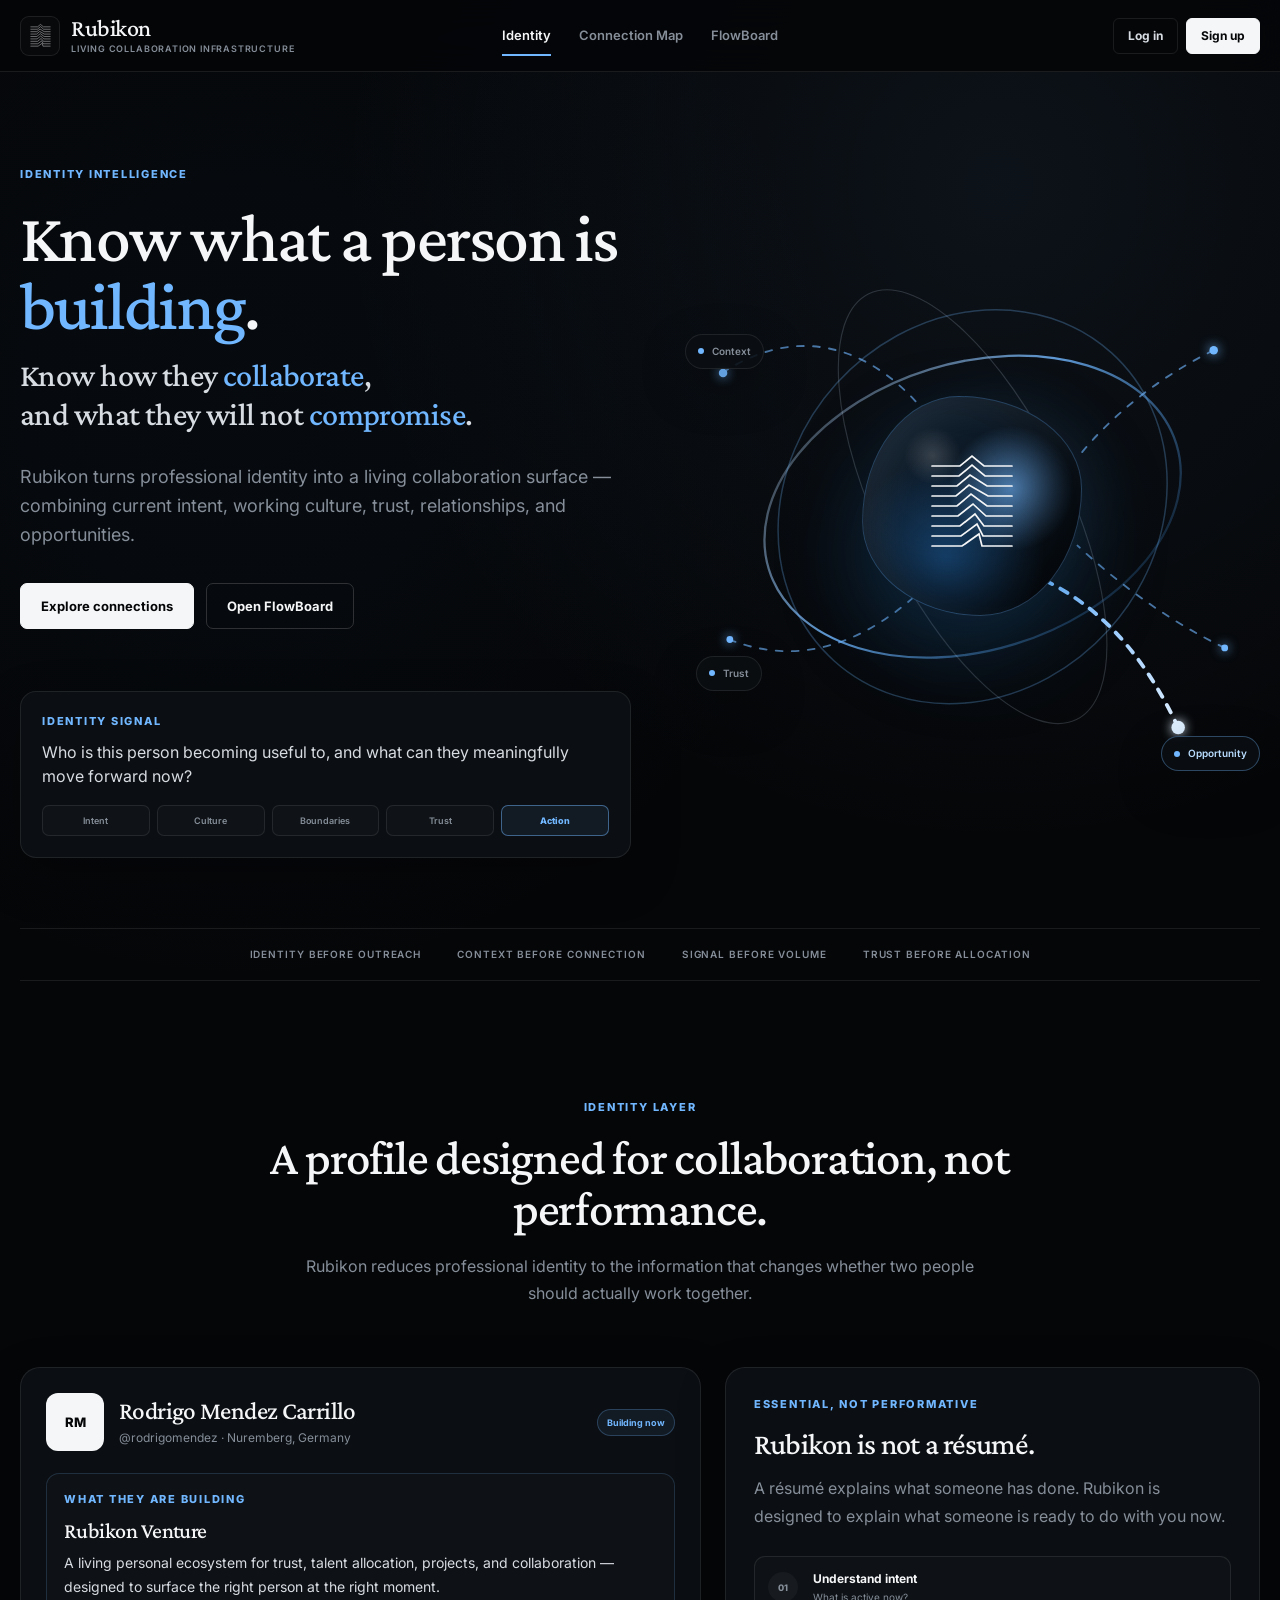
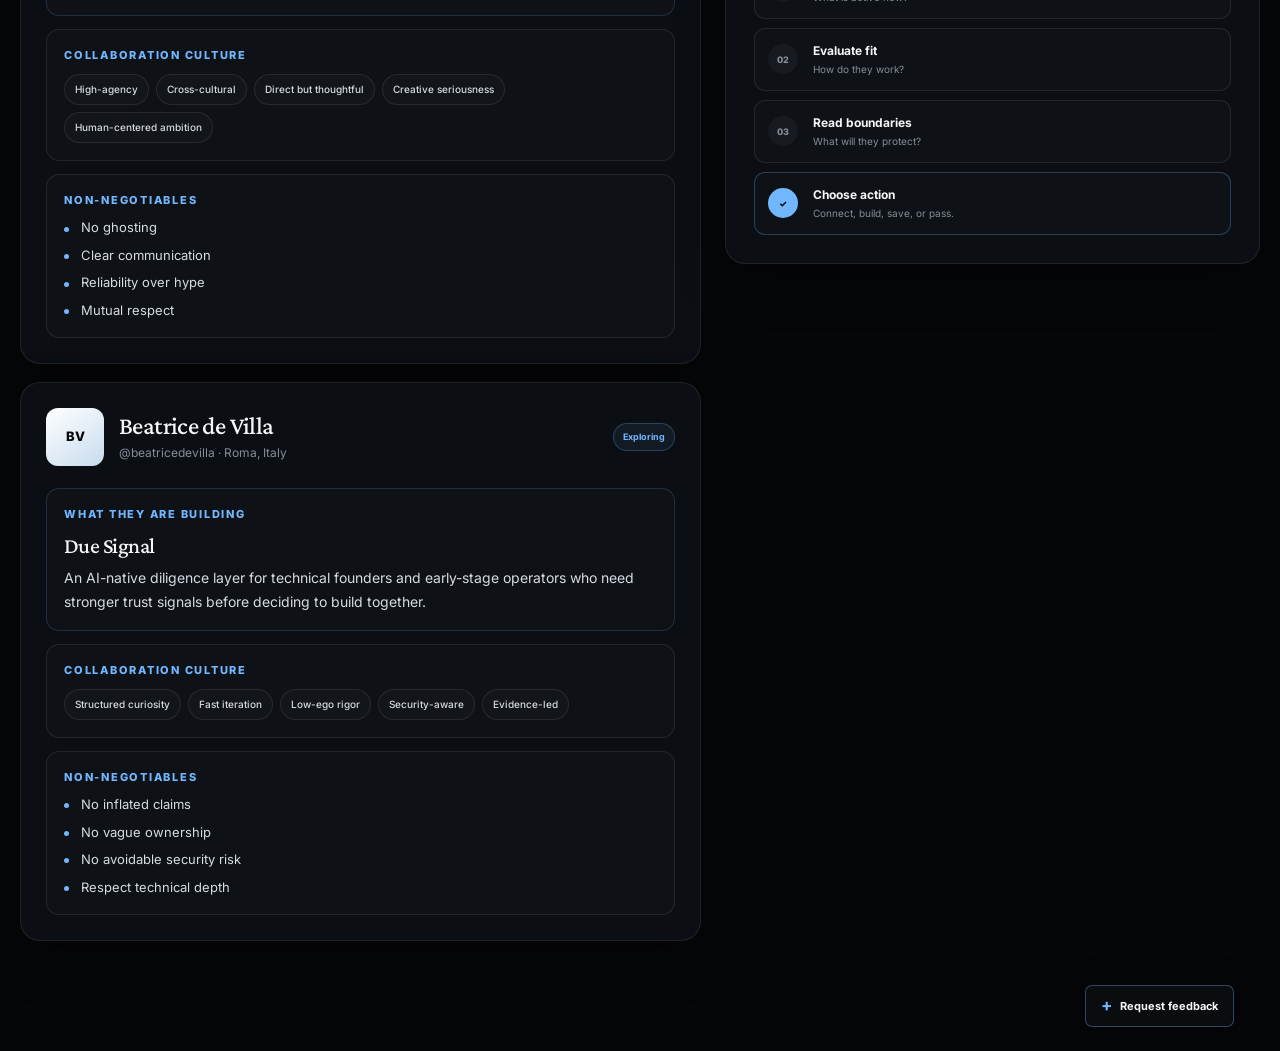
<file: index.html>
<!DOCTYPE html>
<html lang="en">
<head>
  <meta charset="UTF-8" />
  <meta name="viewport" content="width=device-width, initial-scale=1.0" />

  <meta
    name="description"
    content="Rubikon Venture — living infrastructure for trust, talent, projects, and collaboration."
  />

  <title>Rubikon Venture</title>

  <link rel="preconnect" href="https://fonts.googleapis.com" />
  <link rel="preconnect" href="https://fonts.gstatic.com" crossorigin />

  <link
    href="https://fonts.googleapis.com/css2?family=Crimson+Pro:wght@500&family=Inter:wght@400;500;600;700;800&display=swap"
    rel="stylesheet"
  />

  <link rel="stylesheet" href="style.css" />
</head>

<body>
  <div class="ambient-grid" aria-hidden="true"></div>

  <!-- =========================================================
       FIXED NAVIGATION
  ========================================================== -->
  <header class="site-nav">
    <div class="shell nav-inner">

      <button
        class="brand"
        type="button"
        data-view-link="identity"
        aria-label="Open Rubikon Identity"
      >
        <span class="brand-symbol" aria-hidden="true">
          <svg viewBox="0 0 120 120">
            <g
              fill="none"
              stroke="currentColor"
              stroke-width="1.7"
              stroke-linecap="round"
            >
              <path d="M20 20H48L60 10L72 20H100"/>
              <path d="M20 30H47L60 19L73 30H100"/>
              <path d="M20 40H45L58 29L75 40H100"/>
              <path d="M20 50H44L57 39L76 50H100"/>
              <path d="M20 60H45L59 48L75 60H100"/>
              <path d="M20 70H46L61 58L74 70H100"/>
              <path d="M20 80H48L63 68L72 80H100"/>
              <path d="M20 90H49L65 78L71 90H100"/>
              <path d="M20 100H50L67 88L70 100H100"/>
            </g>
          </svg>
        </span>

        <span class="brand-copy">
          <span class="brand-name">Rubikon</span>
          <span class="brand-subtitle">Living collaboration infrastructure</span>
        </span>
      </button>

      <nav class="primary-nav" aria-label="Primary navigation">
        <button
          class="nav-link active"
          type="button"
          data-view="identity"
        >
          Identity
        </button>

        <button
          class="nav-link"
          type="button"
          data-view="network"
        >
          Connection Map
        </button>

        <button
          class="nav-link"
          type="button"
          data-view="flowboard"
        >
          FlowBoard
        </button>
      </nav>

      <div class="auth-actions">
        <button
          class="auth-button auth-login"
          type="button"
        >
          Log in
        </button>

        <button
          class="auth-button auth-signup"
          type="button"
        >
          Sign up
        </button>
      </div>

    </div>
  </header>


  <!-- =========================================================
       MAIN APPLICATION
  ========================================================== -->
  <main class="app-shell shell">

    <!-- =======================================================
         IDENTITY VIEW
    ======================================================== -->
    <section
      id="identity-view"
      class="view active"
      aria-labelledby="identity-title"
    >

      <!-- HERO -->
      <div class="identity-hero">

        <div class="hero-copy">

          <p class="eyebrow">
            Identity intelligence
          </p>

          <h1 id="identity-title">
            Know what a person is
            <span class="accent">building</span>.
          </h1>

          <div class="hero-secondary">
            <p>
              Know how they
              <span class="accent">collaborate</span>,
            </p>

            <p>
              and what they will not
              <span class="accent">compromise</span>.
            </p>
          </div>

          <p class="hero-lead">
            Rubikon turns professional identity into a living collaboration
            surface — combining current intent, working culture, trust,
            relationships, and opportunities.
          </p>

          <div class="hero-actions">
            <button
              class="button primary-button"
              type="button"
              data-view-link="network"
            >
              Explore connections
            </button>

            <button
              class="button secondary-button"
              type="button"
              data-view-link="flowboard"
            >
              Open FlowBoard
            </button>
          </div>

          <div class="identity-signal-box">

            <p class="kicker">
              Identity signal
            </p>

            <p class="signal-question">
              Who is this person becoming useful to, and what can they
              meaningfully move forward now?
            </p>

            <div class="signal-steps">
              <span>Intent</span>
              <span>Culture</span>
              <span>Boundaries</span>
              <span>Trust</span>
              <span class="verified-step">Action</span>
            </div>

          </div>

        </div>


        <!-- HERO VISUAL -->
        <div
          class="hero-art"
          aria-label="Living Rubikon identity intelligence system"
        >

          <div class="intelligence-stage">

            <div class="stage-glow"></div>

            <svg
              class="intelligence-orbits"
              viewBox="0 0 680 680"
              aria-hidden="true"
            >

              <defs>

                <linearGradient
                  id="orbitGradient"
                  x1="0%"
                  y1="0%"
                  x2="100%"
                  y2="100%"
                >
                  <stop
                    offset="0%"
                    stop-color="#DDEEFF"
                    stop-opacity=".08"
                  />
                  <stop
                    offset="44%"
                    stop-color="#71B7FF"
                    stop-opacity=".82"
                  />
                  <stop
                    offset="100%"
                    stop-color="#235F98"
                    stop-opacity=".10"
                  />
                </linearGradient>

                <linearGradient
                  id="decisionGradient"
                  x1="0%"
                  y1="0%"
                  x2="100%"
                  y2="100%"
                >
                  <stop
                    offset="0%"
                    stop-color="#71B7FF"
                  />
                  <stop
                    offset="100%"
                    stop-color="#DDEEFF"
                  />
                </linearGradient>

                <filter
                  id="rubikonGlow"
                  x="-100%"
                  y="-100%"
                  width="300%"
                  height="300%"
                >
                  <feGaussianBlur
                    stdDeviation="6"
                    result="blur"
                  />

                  <feMerge>
                    <feMergeNode in="blur"/>
                    <feMergeNode in="SourceGraphic"/>
                  </feMerge>
                </filter>

              </defs>


              <!-- ORBITS -->
              <g
                class="orbit-system"
                fill="none"
                stroke-linecap="round"
              >
                <ellipse
                  cx="340"
                  cy="333"
                  rx="252"
                  ry="170"
                  transform="rotate(-17 340 333)"
                  stroke="url(#orbitGradient)"
                  stroke-width="2.7"
                />

                <ellipse
                  cx="340"
                  cy="333"
                  rx="217"
                  ry="245"
                  transform="rotate(42 340 333)"
                  stroke="#71B7FF"
                  stroke-opacity=".27"
                  stroke-width="1.8"
                />

                <ellipse
                  cx="340"
                  cy="333"
                  rx="280"
                  ry="112"
                  transform="rotate(64 340 333)"
                  stroke="#DDEEFF"
                  stroke-opacity=".17"
                  stroke-width="1.4"
                />
              </g>


              <!-- INCOMING SIGNALS -->
              <g
                class="incoming-signals"
                fill="none"
                stroke="#71B7FF"
                stroke-linecap="round"
              >
                <path
                  d="M44 175 C137 113 228 146 292 232"
                />

                <path
                  d="M52 490 C154 530 236 476 294 418"
                />

                <path
                  d="M625 148 C560 180 503 226 465 274"
                />

                <path
                  d="M638 500 C568 466 509 421 464 379"
                />
              </g>


              <!-- SIGNAL NODES -->
              <g
                class="signal-nodes"
                fill="#71B7FF"
                filter="url(#rubikonGlow)"
              >
                <circle cx="45" cy="175" r="5"/>
                <circle cx="53" cy="490" r="4"/>
                <circle cx="625" cy="148" r="5"/>
                <circle cx="638" cy="500" r="4"/>
              </g>


              <!-- DECISION PATH -->
              <path
                class="decision-path"
                d="M425 420 C500 456 548 520 583 594"
                fill="none"
                stroke="url(#decisionGradient)"
                stroke-width="4.5"
                stroke-linecap="round"
              />

              <circle
                class="decision-node"
                cx="583"
                cy="594"
                r="8"
                fill="#DDEEFF"
                filter="url(#rubikonGlow)"
              />

            </svg>


            <!-- CENTRAL CORE -->
            <div class="intelligence-core">

              <svg
                viewBox="0 0 120 120"
                aria-hidden="true"
              >
                <g
                  fill="none"
                  stroke="currentColor"
                  stroke-width="1.7"
                  stroke-linecap="round"
                >
                  <path d="M20 20H48L60 10L72 20H100"/>
                  <path d="M20 30H47L60 19L73 30H100"/>
                  <path d="M20 40H45L58 29L75 40H100"/>
                  <path d="M20 50H44L57 39L76 50H100"/>
                  <path d="M20 60H45L59 48L75 60H100"/>
                  <path d="M20 70H46L61 58L74 70H100"/>
                  <path d="M20 80H48L63 68L72 80H100"/>
                  <path d="M20 90H49L65 78L71 90H100"/>
                  <path d="M20 100H50L67 88L70 100H100"/>
                </g>
              </svg>

            </div>


            <!-- SYSTEM LABELS -->
            <div class="orbit-label orbit-label-one">
              <i></i>
              Context
            </div>

            <div class="orbit-label orbit-label-two">
              <i></i>
              Trust
            </div>

            <div class="orbit-label orbit-label-three">
              <i></i>
              Opportunity
            </div>

          </div>

        </div>

      </div>


      <!-- PRINCIPLES STRIP -->
      <div class="principle-strip">
        <span>Identity before outreach</span>
        <span>Context before connection</span>
        <span>Signal before volume</span>
        <span>Trust before allocation</span>
      </div>


      <!-- PROFILE SYSTEM -->
      <div class="section-head">

        <p class="kicker">
          Identity layer
        </p>

        <h2>
          A profile designed for collaboration,
          not performance.
        </h2>

        <p>
          Rubikon reduces professional identity to the information that
          changes whether two people should actually work together.
        </p>

      </div>


      <div class="identity-layout">

        <div class="profile-stack">

          <!-- RODRIGO -->
          <article class="profile-card">

            <header class="profile-header">

              <div class="profile-avatar">
                RM
              </div>

              <div class="profile-heading">
                <h3>
                  Rodrigo Mendez Carrillo
                </h3>

                <p>
                  @rodrigomendez · Nuremberg, Germany
                </p>
              </div>

              <span class="profile-state">
                Building now
              </span>

            </header>


            <div class="profile-section profile-feature">

              <p class="section-label">
                What they are building
              </p>

              <h4>
                Rubikon Venture
              </h4>

              <p>
                A living personal ecosystem for trust, talent allocation,
                projects, and collaboration — designed to surface the right
                person at the right moment.
              </p>

            </div>


            <div class="profile-section">

              <p class="section-label">
                Collaboration culture
              </p>

              <div class="chips">
                <span>High-agency</span>
                <span>Cross-cultural</span>
                <span>Direct but thoughtful</span>
                <span>Creative seriousness</span>
                <span>Human-centered ambition</span>
              </div>

            </div>


            <div class="profile-section">

              <p class="section-label">
                Non-negotiables
              </p>

              <ul class="boundary-list">
                <li>No ghosting</li>
                <li>Clear communication</li>
                <li>Reliability over hype</li>
                <li>Mutual respect</li>
              </ul>

            </div>

          </article>


          <!-- BEATRICE -->
          <article class="profile-card">

            <header class="profile-header">

              <div class="profile-avatar secondary-avatar">
                BV
              </div>

              <div class="profile-heading">
                <h3>
                  Beatrice de Villa
                </h3>

                <p>
                  @beatricedevilla · Roma, Italy
                </p>
              </div>

              <span class="profile-state">
                Exploring
              </span>

            </header>


            <div class="profile-section profile-feature">

              <p class="section-label">
                What they are building
              </p>

              <h4>
                Due Signal
              </h4>

              <p>
                An AI-native diligence layer for technical founders and
                early-stage operators who need stronger trust signals before
                deciding to build together.
              </p>

            </div>


            <div class="profile-section">

              <p class="section-label">
                Collaboration culture
              </p>

              <div class="chips">
                <span>Structured curiosity</span>
                <span>Fast iteration</span>
                <span>Low-ego rigor</span>
                <span>Security-aware</span>
                <span>Evidence-led</span>
              </div>

            </div>


            <div class="profile-section">

              <p class="section-label">
                Non-negotiables
              </p>

              <ul class="boundary-list">
                <li>No inflated claims</li>
                <li>No vague ownership</li>
                <li>No avoidable security risk</li>
                <li>Respect technical depth</li>
              </ul>

            </div>

          </article>

        </div>


        <!-- SIDE PRINCIPLE PANEL -->
        <aside class="identity-side-panel">

          <p class="kicker">
            Essential, not performative
          </p>

          <h3>
            Rubikon is not a résumé.
          </h3>

          <p class="support-copy">
            A résumé explains what someone has done.
            Rubikon is designed to explain what someone is ready to do
            with you now.
          </p>

          <div class="identity-flow">

            <div class="identity-flow-item">
              <span>01</span>

              <div>
                <strong>Understand intent</strong>
                <small>What is active now?</small>
              </div>
            </div>

            <div class="identity-flow-item">
              <span>02</span>

              <div>
                <strong>Evaluate fit</strong>
                <small>How do they work?</small>
              </div>
            </div>

            <div class="identity-flow-item">
              <span>03</span>

              <div>
                <strong>Read boundaries</strong>
                <small>What will they protect?</small>
              </div>
            </div>

            <div class="identity-flow-item final-flow-item">
              <span>✓</span>

              <div>
                <strong>Choose action</strong>
                <small>Connect, build, save, or pass.</small>
              </div>
            </div>

          </div>

        </aside>

      </div>


      <button
        class="feedback-button visible"
        id="feedback-button"
        type="button"
      >
        <span>+</span>
        Request feedback
      </button>

    </section>



    <!-- =======================================================
         CONNECTION MAP VIEW
    ======================================================== -->
    <section
      id="network-view"
      class="view"
      aria-labelledby="network-title"
    >

      <div class="view-head">

        <p class="eyebrow">
          Connection Map
        </p>

        <h1 id="network-title">
          Trust is fluid.
          Your network should be too.
        </h1>

        <p>
          Tier 1 surfaces the six relationships most relevant to you now.
          Each connection carries context, culture, and a distinct
          opportunity path.
        </p>

      </div>


      <div class="network-layout">

        <!-- NETWORK -->
        <article class="network-card">

          <header class="card-head">

            <div>
              <p class="kicker">
                Tier 1 · Active relationship graph
              </p>

              <h2>
                Top Six Connections
              </h2>
            </div>

            <p class="card-meta">
              Hover or select any person.
            </p>

          </header>


          <div
            class="network-stage"
            id="network-stage"
          >

            <svg
              class="network-lines"
              viewBox="0 0 600 600"
              preserveAspectRatio="none"
              aria-hidden="true"
            >

              <!-- CENTER TO PERSON -->
              <line
                id="line-center-1"
                x1="300"
                y1="300"
                x2="300"
                y2="95"
              />

              <line
                id="line-center-2"
                x1="300"
                y1="300"
                x2="478"
                y2="195"
              />

              <line
                id="line-center-3"
                x1="300"
                y1="300"
                x2="478"
                y2="405"
              />

              <line
                id="line-center-4"
                x1="300"
                y1="300"
                x2="300"
                y2="505"
              />

              <line
                id="line-center-5"
                x1="300"
                y1="300"
                x2="122"
                y2="405"
              />

              <line
                id="line-center-6"
                x1="300"
                y1="300"
                x2="122"
                y2="195"
              />


              <!-- RELATIONSHIP RING -->
              <line
                class="secondary-connection"
                x1="300"
                y1="95"
                x2="478"
                y2="195"
              />

              <line
                class="secondary-connection"
                x1="478"
                y1="195"
                x2="478"
                y2="405"
              />

              <line
                class="secondary-connection"
                x1="478"
                y1="405"
                x2="300"
                y2="505"
              />

              <line
                class="secondary-connection"
                x1="300"
                y1="505"
                x2="122"
                y2="405"
              />

              <line
                class="secondary-connection"
                x1="122"
                y1="405"
                x2="122"
                y2="195"
              />

              <line
                class="secondary-connection"
                x1="122"
                y1="195"
                x2="300"
                y2="95"
              />

            </svg>


            <div class="network-ring network-ring-one"></div>
            <div class="network-ring network-ring-two"></div>
            <div class="network-ring network-ring-three"></div>


            <!-- CENTER -->
            <div class="center-person">

              <span>
                RM
              </span>

              <small>
                You
              </small>

            </div>


            <!-- FILIPPO -->
            <button
              class="person-node node-1"
              type="button"

              data-id="1"

              data-name="Filippo de Cristofaro"

              data-role="Head of Marketing · Entrepreneurship"

              data-city="Lisbon, Portugal"

              data-origin="Italy"

              data-building="Growth, storytelling, entrepreneurial positioning, and founder-community visibility."

              data-culture="Fast-moving, expressive, strategic, socially sharp"

              data-pipeline-title="Marketing and ecosystem path"

              data-pipeline-summary="Filippo is strongest where positioning, founder visibility, and entrepreneurial community need to reinforce one another."

              data-pipeline-1="Pressure-test Rubikon's external positioning"

              data-pipeline-2="Explore founder-community distribution"

              data-pipeline-3="Identify Lisbon and Southern European ecosystem bridges"
            >
              <span class="person-avatar">
                FD
              </span>

              <span class="person-name">
                Filippo
              </span>
            </button>


            <!-- FRANCESCA -->
            <button
              class="person-node node-2"
              type="button"

              data-id="2"

              data-name="Francesca Centini"

              data-role="Founder · The Modern Renaissance"

              data-city="Milano, Italy"

              data-origin="Italy"

              data-building="A multidisciplinary platform connecting neuroscience, music, art, and modern creative identity."

              data-culture="Interdisciplinary, reflective, artistic, intellectually ambitious"

              data-pipeline-title="Creative-intellectual synthesis path"

              data-pipeline-summary="Francesca is strongest where culture, identity, science, and artistic expression need to become one coherent proposition."

              data-pipeline-1="Explore cultural-fit language for Rubikon"

              data-pipeline-2="Bridge creative and scientific communities"

              data-pipeline-3="Test interdisciplinary identity signals"
            >
              <span class="person-avatar">
                FC
              </span>

              <span class="person-name">
                Francesca
              </span>
            </button>


            <!-- MATTEO -->
            <button
              class="person-node node-3"
              type="button"

              data-id="3"

              data-name="Matteo Demasi"

              data-role="Founder · Sapio · Cybersecurity"

              data-city="Zug, Switzerland"

              data-origin="Italy"

              data-building="Cybersecurity and digital sovereignty systems with a strategic European lens."

              data-culture="Sovereignty-minded, rigorous, technical, long-range"

              data-pipeline-title="Cybersecurity and sovereignty path"

              data-pipeline-summary="Matteo is a high-trust connection for privacy, security architecture, digital sovereignty, and technical credibility."

              data-pipeline-1="Pressure-test privacy architecture"

              data-pipeline-2="Map cybersecurity requirements"

              data-pipeline-3="Explore European digital-sovereignty positioning"
            >
              <span class="person-avatar">
                MD
              </span>

              <span class="person-name">
                Matteo
              </span>
            </button>


            <!-- GALINA -->
            <button
              class="person-node node-4"
              type="button"

              data-id="4"

              data-name="Galina Shakhanova"

              data-role="Founder's Associate · DTM · McKinsey & Co"

              data-city="Berlin, Germany"

              data-origin="Kazakhstan"

              data-building="Founder-level operating support across strategy, prioritization, and venture execution."

              data-culture="Sharp, structured, strategic, execution-oriented"

              data-pipeline-title="Strategic operations path"

              data-pipeline-summary="Galina is strongest where ambiguous founder priorities need to become structured operational action."

              data-pipeline-1="Pressure-test execution priorities"

              data-pipeline-2="Translate vision into operating cadence"

              data-pipeline-3="Explore Berlin founder and operator networks"
            >
              <span class="person-avatar">
                GS
              </span>

              <span class="person-name">
                Galina
              </span>
            </button>


            <!-- AYUSH -->
            <button
              class="person-node node-5"
              type="button"

              data-id="5"

              data-name="Ayush Sanghavi"

              data-role="CEO · CaseSnappy"

              data-city="New Haven, Connecticut"

              data-origin="England / India"

              data-building="Founder-led startup execution focused on product development and company building."

              data-culture="Founder-driven, ambitious, pragmatic, startup-native"

              data-pipeline-title="Founder-to-founder path"

              data-pipeline-summary="Ayush is strongest as a product and company-building peer for testing founder assumptions and cross-market execution."

              data-pipeline-1="Exchange founder-side product lessons"

              data-pipeline-2="Explore US-Europe collaboration"

              data-pipeline-3="Compare startup distribution strategies"
            >
              <span class="person-avatar">
                AS
              </span>

              <span class="person-name">
                Ayush
              </span>
            </button>


            <!-- KOSTAS -->
            <button
              class="person-node node-6"
              type="button"

              data-id="6"

              data-name="Kostas Mihalopoulos"

              data-role="CEO · Runaway Truck Wash · Pharmaceutical Sales"

              data-city="Austin, Texas"

              data-origin="Texas / Greece"

              data-building="Operational business growth across service delivery, sales, and commercial relationships."

              data-culture="Commercial, resilient, relationship-driven, practical"

              data-pipeline-title="Commercial execution path"

              data-pipeline-summary="Kostas is strongest where relationship-building, sales instinct, and practical business execution need to intersect."

              data-pipeline-1="Explore relationship-led sales logic"

              data-pipeline-2="Compare operator-led execution"

              data-pipeline-3="Identify commercial introductions in Texas"
            >
              <span class="person-avatar">
                KM
              </span>

              <span class="person-name">
                Kostas
              </span>
            </button>

          </div>

        </article>


        <!-- DYNAMIC DETAIL -->
        <aside
          class="connection-detail"
          id="network-detail-card"
        >

          <p class="kicker">
            Selected connection
          </p>

          <h2>
            Select a collaborator.
          </h2>

          <p class="support-copy">
            Rubikon should not only remember who someone is.
            It should understand why the relationship matters now.
          </p>

          <div class="default-detail-flow">

            <span>
              Identity
            </span>

            <i></i>

            <span>
              Fit
            </span>

            <i></i>

            <span>
              Action
            </span>

          </div>

        </aside>

      </div>


      <!-- FUTURE TIER EXPLANATION -->
      <div class="tier-explainer">

        <article>
          <span class="tier-index">
            1
          </span>

          <div>
            <p class="kicker">
              Tier 1
            </p>

            <h3>
              Highest-context relationships
            </h3>

            <p>
              People you know, trust, and can meaningfully activate.
            </p>
          </div>
        </article>

        <article>
          <span class="tier-index">
            2
          </span>

          <div>
            <p class="kicker">
              Tier 2
            </p>

            <h3>
              Extended trusted ecosystem
            </h3>

            <p>
              Relevant people connected through repeated context and shared work.
            </p>
          </div>
        </article>

        <article>
          <span class="tier-index">
            3
          </span>

          <div>
            <p class="kicker">
              Tier 3
            </p>

            <h3>
              Emerging people and projects
            </h3>

            <p>
              Lower-context relationships surfaced when relevance increases.
            </p>
          </div>
        </article>

      </div>

    </section>



    <!-- =======================================================
         FLOWBOARD VIEW
    ======================================================== -->
    <section
      id="flowboard-view"
      class="view"
      aria-labelledby="flowboard-title"
    >

      <div class="view-head">

        <p class="eyebrow">
          FlowBoard
        </p>

        <h1 id="flowboard-title">
          See what is moving through
          your network now.
        </h1>

        <p>
          Search people, projects, capabilities, and signals.
          FlowBoard converts network context into a possible next action.
        </p>

      </div>


      <div class="flowboard-layout">

        <!-- SIGNALS -->
        <article class="flowboard-main">

          <header class="card-head">

            <div>
              <p class="kicker">
                Live relevance layer
              </p>

              <h2>
                Signals and requests
              </h2>
            </div>

            <p
              class="card-meta"
              id="results-count"
            >
              8 active signals
            </p>

          </header>


          <!-- SEARCH -->
          <div class="search-wrapper">

            <svg
              viewBox="0 0 24 24"
              aria-hidden="true"
            >
              <circle
                cx="11"
                cy="11"
                r="6.4"
              />

              <path
                d="M16 16L21 21"
              />
            </svg>

            <input
              id="flow-search"
              type="search"
              autocomplete="off"
              placeholder="Search people, projects, capabilities, cities..."
              aria-label="Search FlowBoard"
            />

          </div>


          <!-- FILTERS -->
          <div
            class="quick-filters"
            id="quick-tags"
          >

            <button
              class="quick-filter"
              type="button"
            >
              Generalists
            </button>

            <button
              class="quick-filter"
              type="button"
            >
              Polymaths
            </button>

            <button
              class="quick-filter"
              type="button"
            >
              Vibe coding
            </button>

            <button
              class="quick-filter"
              type="button"
            >
              Data scientists
            </button>

            <button
              class="quick-filter"
              type="button"
            >
              Cybersecurity
            </button>

            <button
              class="quick-filter"
              type="button"
            >
              Cross-cultural
            </button>

            <button
              class="quick-filter"
              type="button"
            >
              Transnational
            </button>

            <button
              class="quick-filter"
              type="button"
            >
              Agentic startups
            </button>

          </div>


          <!-- SIGNALS LIST -->
          <div
            class="signals-list"
            id="signals-list"
          >

            <article
              class="signal-card"
              data-search="generalists berlin founder product strategy startup ecosystems"
            >

              <div class="signal-topline">
                <span class="signal-type">
                  Person
                </span>

                <span class="signal-location">
                  Berlin
                </span>
              </div>

              <h3>
                Founder looking for a product-thinking generalist
              </h3>

              <p>
                Strong fit with startup ecosystems, narrative framing,
                product strategy, and cross-functional execution.
              </p>

              <button
                class="signal-action"
                type="button"
              >
                Request introduction
              </button>

            </article>


            <article
              class="signal-card"
              data-search="agentic startups generalists polymaths ai automation founders operators"
            >

              <div class="signal-topline">
                <span class="signal-type">
                  Trend
                </span>

                <span class="signal-location">
                  Europe
                </span>
              </div>

              <h3>
                Agentic startups are searching for cross-functional operators
              </h3>

              <p>
                Demand is increasing for people who can move between
                product, research, operations, narrative, and community.
              </p>

              <button
                class="signal-action"
                type="button"
              >
                Explore fit
              </button>

            </article>


            <article
              class="signal-card"
              data-search="polymaths cross-cultural transnational interdisciplinary teams talent"
            >

              <div class="signal-topline">
                <span class="signal-type">
                  Cluster
                </span>

                <span class="signal-location">
                  Transnational
                </span>
              </div>

              <h3>
                Cross-cultural polymaths forming interdisciplinary teams
              </h3>

              <p>
                High-fit profiles combine strategy, narrative, product,
                culture, and ecosystem intelligence.
              </p>

              <button
                class="signal-action"
                type="button"
              >
                See cluster
              </button>

            </article>


            <article
              class="signal-card"
              data-search="vibe coding prototype interface frontend creative coding generalists"
            >

              <div class="signal-topline">
                <span class="signal-type">
                  Capability
                </span>

                <span class="signal-location">
                  Remote
                </span>
              </div>

              <h3>
                Vibe coders needed for concept-to-interface sprints
              </h3>

              <p>
                Designers, storytellers, and technical generalists are
                converging around faster product prototyping.
              </p>

              <button
                class="signal-action"
                type="button"
              >
                Join build thread
              </button>

            </article>


            <article
              class="signal-card"
              data-search="data scientists data science analytics ranking matching recommendation trust graph"
            >

              <div class="signal-topline">
                <span class="signal-type">
                  Capability
                </span>

                <span class="signal-location">
                  DACH
                </span>
              </div>

              <h3>
                Data scientists for matching and trust intelligence
              </h3>

              <p>
                Relevant for recommendation logic, relationship scoring,
                network graphs, and dynamic opportunity ranking.
              </p>

              <button
                class="signal-action"
                type="button"
              >
                Map capability
              </button>

            </article>


            <article
              class="signal-card"
              data-search="cybersecurity privacy identity trust secure systems sovereignty"
            >

              <div class="signal-topline">
                <span class="signal-type">
                  Capability
                </span>

                <span class="signal-location">
                  Europe
                </span>
              </div>

              <h3>
                Cybersecurity builders for identity-first products
              </h3>

              <p>
                Privacy, permissions, authentication, and secure context
                become foundational when a system understands relationships.
              </p>

              <button
                class="signal-action"
                type="button"
              >
                Find experts
              </button>

            </article>


            <article
              class="signal-card"
              data-search="cross-cultural international lisbon market entry community founder marketing"
            >

              <div class="signal-topline">
                <span class="signal-type">
                  Request
                </span>

                <span class="signal-location">
                  Lisbon
                </span>
              </div>

              <h3>
                Cross-cultural operator for European market entry
              </h3>

              <p>
                A founder ecosystem needs someone who can translate
                positioning and community context across markets.
              </p>

              <button
                class="signal-action"
                type="button"
              >
                Offer support
              </button>

            </article>


            <article
              class="signal-card"
              data-search="transnational team germany italy switzerland united states cybersecurity agentic startups"
            >

              <div class="signal-topline">
                <span class="signal-type">
                  Team
                </span>

                <span class="signal-location">
                  Multi-market
                </span>
              </div>

              <h3>
                Transnational team assembling around trust infrastructure
              </h3>

              <p>
                The team needs product, cybersecurity, data, and ecosystem
                perspectives across several operating contexts.
              </p>

              <button
                class="signal-action"
                type="button"
              >
                Open team path
              </button>

            </article>

          </div>


          <p
            class="empty-results"
            id="empty-results"
            hidden
          >
            No active signals match this search.
          </p>

        </article>


        <!-- OPPORTUNITY PIPELINE -->
        <aside class="opportunity-panel">

          <p class="kicker">
            Opportunity pipeline
          </p>

          <h2>
            From signal
            to action.
          </h2>

          <p class="support-copy">
            Rubikon should reduce discovery friction until a relevant
            signal becomes one deliberate relationship move.
          </p>


          <div class="opportunity-flow">

            <article class="opportunity-item">

              <span class="opportunity-index">
                01
              </span>

              <div>
                <p class="pipeline-type">
                  Warm introduction
                </p>

                <h3>
                  Founder and ecosystem operators
                </h3>

                <p>
                  Use existing trust to enter relevant entrepreneurial networks.
                </p>
              </div>

            </article>


            <article class="opportunity-item">

              <span class="opportunity-index">
                02
              </span>

              <div>
                <p class="pipeline-type">
                  Potential match
                </p>

                <h3>
                  Generalist roles in agentic startups
                </h3>

                <p>
                  Connect multidisciplinary operators to fast-moving teams.
                </p>
              </div>

            </article>


            <article class="opportunity-item">

              <span class="opportunity-index">
                03
              </span>

              <div>
                <p class="pipeline-type">
                  Capability cluster
                </p>

                <h3>
                  Data science + cybersecurity
                </h3>

                <p>
                  Build the intelligence and trust layer around the network.
                </p>
              </div>

            </article>


            <article class="opportunity-item final-opportunity">

              <span class="opportunity-index">
                ✓
              </span>

              <div>
                <p class="pipeline-type">
                  Next action
                </p>

                <h3>
                  Request one relevant introduction
                </h3>

                <p>
                  Turn the strongest signal into one deliberate next move.
                </p>
              </div>

            </article>

          </div>

        </aside>

      </div>


      <!-- CONCEPT STRIP -->
      <div class="flow-concept">

        <div>
          <span>01</span>
          <p>Conversation</p>
        </div>

        <i></i>

        <div>
          <span>02</span>
          <p>Context</p>
        </div>

        <i></i>

        <div>
          <span>03</span>
          <p>Signal</p>
        </div>

        <i></i>

        <div>
          <span>04</span>
          <p>Match</p>
        </div>

        <i></i>

        <div class="flow-concept-final">
          <span>✓</span>
          <p>Collaboration</p>
        </div>

      </div>

    </section>

  </main>


  <script src="script.js"></script>
</body>
</html>
</file>
<file: style.css>
/* ============================================================
   RUBIKON VENTURE
   new-rubicon-style.css

   Design system:
   - Inter = functional interface
   - Crimson Pro Medium = hero / editorial headings
   - ~95% dark monochrome
   - ~5% controlled Rubikon blue
============================================================ */


/* ============================================================
   TOKENS
============================================================ */

:root {

  /* PRIMARY · ~95% */
  --bg: #050608;
  --bg-soft: #080b0f;
  --panel: #0b0e12;
  --panel-soft: #10141a;
  --panel-hover: #121820;

  --text: #f5f6f7;
  --text-soft: #d7dce2;
  --muted: #858e99;
  --muted-2: #656e79;

  --line: rgba(255, 255, 255, 0.085);
  --line-strong: rgba(255, 255, 255, 0.16);

  /* ACCENT · ~5% */
  --blue: #71b7ff;
  --blue-bright: #b9ddff;
  --blue-deep: #235f98;
  --blue-pale: #ddeeff;

  --blue-wash: rgba(113, 183, 255, 0.075);
  --blue-wash-strong: rgba(113, 183, 255, 0.14);

  /* TYPOGRAPHY */
  --sans:
    "Inter",
    ui-sans-serif,
    system-ui,
    -apple-system,
    BlinkMacSystemFont,
    "Segoe UI",
    sans-serif;

  --serif:
    "Crimson Pro",
    Georgia,
    serif;

  /* SHADOW */
  --shadow:
    0 18px 48px rgba(0, 0, 0, 0.26);

  --shadow-strong:
    0 28px 80px rgba(0, 0, 0, 0.38);

}


/* ============================================================
   RESET
============================================================ */

* {
  box-sizing: border-box;
}

html {
  scroll-behavior: smooth;
}

body {
  margin: 0;

  min-height: 100vh;

  overflow-x: hidden;

  background:
    radial-gradient(
      circle at 78% 7%,
      rgba(113, 183, 255, 0.07),
      transparent 25%
    ),
    radial-gradient(
      circle at 19% 15%,
      rgba(35, 95, 152, 0.055),
      transparent 24%
    ),
    var(--bg);

  color: var(--text);

  font-family: var(--sans);

  font-size: 16px;

  line-height: 1.5;

  padding-top: 72px;
}


button,
input {
  font: inherit;
}


button {
  color: inherit;
}


button,
input {
  -webkit-tap-highlight-color: transparent;
}


button:focus-visible,
input:focus-visible {
  outline:
    2px solid rgba(113, 183, 255, 0.55);

  outline-offset:
    3px;
}


/* ============================================================
   BACKGROUND TEXTURE
============================================================ */

.ambient-grid {
  position: fixed;

  inset: 0;

  pointer-events: none;

  z-index: 0;

  opacity: 0.2;

  background-image:
    linear-gradient(
      rgba(255, 255, 255, 0.018) 1px,
      transparent 1px
    ),
    linear-gradient(
      90deg,
      rgba(255, 255, 255, 0.018) 1px,
      transparent 1px
    );

  background-size:
    56px 56px;

  mask-image:
    linear-gradient(
      to bottom,
      #000,
      transparent 72%
    );
}


/* ============================================================
   LAYOUT
============================================================ */

.shell {
  width:
    min(
      1400px,
      calc(100% - 40px)
    );

  margin:
    0 auto;
}


.app-shell {
  position: relative;

  z-index: 2;
}


/* ============================================================
   NAVIGATION
============================================================ */

.site-nav {
  position: fixed;

  top: 0;

  left: 0;

  right: 0;

  z-index: 999;

  height: 72px;

  background:
    rgba(5, 6, 8, 0.92);

  border-bottom:
    1px solid var(--line);

  backdrop-filter:
    blur(16px);

  -webkit-backdrop-filter:
    blur(16px);
}


.nav-inner {
  height: 72px;

  display: grid;

  grid-template-columns:
    minmax(220px, 1fr)
    auto
    minmax(220px, 1fr);

  align-items:
    center;

  gap:
    28px;
}


/* ============================================================
   BRAND
============================================================ */

.brand {
  width:
    max-content;

  display:
    inline-flex;

  align-items:
    center;

  gap:
    11px;

  padding:
    0;

  border:
    0;

  background:
    transparent;

  color:
    var(--text);

  text-align:
    left;

  cursor:
    pointer;
}


.brand-symbol {
  width:
    40px;

  height:
    40px;

  display:
    grid;

  place-items:
    center;

  flex:
    0 0 40px;

  border:
    1px solid var(--line);

  border-radius:
    9px;

  background:
    rgba(255, 255, 255, 0.018);

  color:
    var(--text);

  transition:
    border-color 0.2s ease,
    background 0.2s ease,
    color 0.2s ease;
}


.brand:hover .brand-symbol {
  border-color:
    rgba(113, 183, 255, 0.32);

  background:
    rgba(113, 183, 255, 0.045);

  color:
    var(--blue-bright);
}


.brand-symbol svg {
  width:
    29px;

  height:
    29px;
}


.brand-copy {
  display:
    grid;

  gap:
    2px;
}


.brand-name {
  font-family:
    var(--serif);

  font-size:
    24px;

  font-weight:
    500;

  line-height:
    1;

  letter-spacing:
    -0.02em;
}


.brand-subtitle {
  color:
    var(--muted);

  font-size:
    9px;

  font-weight:
    600;

  letter-spacing:
    0.09em;

  text-transform:
    uppercase;
}


/* ============================================================
   PRIMARY NAVIGATION
============================================================ */

.primary-nav {
  height:
    72px;

  display:
    flex;

  align-items:
    center;

  justify-content:
    center;

  gap:
    28px;
}


.nav-link {
  position:
    relative;

  height:
    72px;

  padding:
    0;

  border:
    0;

  background:
    transparent;

  color:
    var(--muted);

  font-size:
    13px;

  font-weight:
    600;

  white-space:
    nowrap;

  cursor:
    pointer;

  transition:
    color 0.2s ease;
}


.nav-link::after {
  content:
    "";

  position:
    absolute;

  left:
    0;

  right:
    100%;

  bottom:
    16px;

  height:
    2px;

  background:
    var(--blue);

  transition:
    right 0.2s ease;
}


.nav-link:hover,
.nav-link.active {
  color:
    var(--text);
}


.nav-link:hover::after,
.nav-link.active::after {
  right:
    0;
}


/* ============================================================
   AUTH ACTIONS
============================================================ */

.auth-actions {
  display:
    flex;

  align-items:
    center;

  justify-content:
    flex-end;

  gap:
    8px;
}


.auth-button {
  min-height:
    36px;

  padding:
    0 14px;

  border-radius:
    6px;

  font-size:
    12px;

  font-weight:
    700;

  cursor:
    pointer;

  transition:
    border-color 0.2s ease,
    background 0.2s ease,
    color 0.2s ease;
}


.auth-login {
  border:
    1px solid var(--line);

  background:
    transparent;

  color:
    var(--text-soft);
}


.auth-login:hover {
  border-color:
    var(--line-strong);

  background:
    rgba(255, 255, 255, 0.035);

  color:
    var(--text);
}


.auth-signup {
  border:
    1px solid var(--text);

  background:
    var(--text);

  color:
    var(--bg);
}


.auth-signup:hover {
  border-color:
    var(--blue-pale);

  background:
    var(--blue-pale);
}


/* ============================================================
   VIEW SYSTEM
============================================================ */

.view {
  display:
    none;

  min-height:
    calc(100vh - 72px);

  padding:
    72px 0 110px;
}


.view.active {
  display:
    block;

  animation:
    viewReveal 0.32s ease both;
}


@keyframes viewReveal {

  from {
    opacity:
      0;

    transform:
      translateY(7px);
  }

  to {
    opacity:
      1;

    transform:
      none;
  }

}


/* ============================================================
   TYPOGRAPHY
============================================================ */

h1,
h2,
h3,
h4,
p {
  margin-top:
    0;
}


h1,
h2,
h3,
h4 {
  font-family:
    var(--serif);

  font-weight:
    500;

  letter-spacing:
    -0.025em;
}


h1 {
  font-size:
    clamp(
      48px,
      5.4vw,
      78px
    );

  line-height:
    0.99;
}


h2 {
  font-size:
    clamp(
      32px,
      3.8vw,
      50px
    );

  line-height:
    1.05;
}


h3 {
  font-size:
    25px;

  line-height:
    1.12;
}


h4 {
  font-size:
    22px;

  line-height:
    1.15;
}


.eyebrow,
.kicker,
.section-label,
.signal-type,
.pipeline-type {
  margin:
    0;

  color:
    var(--blue);

  font-family:
    var(--sans);

  font-size:
    11px;

  font-weight:
    800;

  letter-spacing:
    0.16em;

  text-transform:
    uppercase;
}


.accent {
  color:
    var(--blue);
}


.support-copy {
  color:
    var(--muted);

  line-height:
    1.7;
}


/* ============================================================
   IDENTITY HERO
============================================================ */

.identity-hero {
  min-height:
    calc(100vh - 144px);

  display:
    grid;

  grid-template-columns:
    minmax(0, 1.03fr)
    minmax(430px, 0.97fr);

  align-items:
    center;

  gap:
    54px;

  padding:
    22px 0 70px;
}


.hero-copy {
  max-width:
    730px;
}


.hero-copy .eyebrow {
  margin-bottom:
    21px;
}


.hero-copy h1 {
  max-width:
    700px;

  margin-bottom:
    18px;
}


.hero-secondary {
  display:
    grid;

  gap:
    3px;

  margin-bottom:
    0;
}


.hero-secondary p {
  margin:
    0;

  font-family:
    var(--serif);

  font-size:
    clamp(
      23px,
      2.5vw,
      36px
    );

  font-weight:
    500;

  line-height:
    1.12;

  letter-spacing:
    -0.018em;

  color:
    var(--text-soft);
}


.hero-lead {
  max-width:
    625px;

  margin:
    30px 0 0;

  color:
    var(--muted);

  font-size:
    18px;

  line-height:
    1.6;
}


/* ============================================================
   BUTTON SYSTEM
============================================================ */

.hero-actions {
  display:
    flex;

  flex-wrap:
    wrap;

  gap:
    12px;

  margin-top:
    34px;
}


.button {
  min-height:
    46px;

  padding:
    0 20px;

  border-radius:
    7px;

  font-size:
    13px;

  font-weight:
    700;

  cursor:
    pointer;

  transition:
    background 0.2s ease,
    border-color 0.2s ease,
    color 0.2s ease,
    transform 0.2s ease;
}


.primary-button {
  border:
    1px solid var(--text);

  background:
    var(--text);

  color:
    var(--bg);
}


.primary-button:hover {
  border-color:
    var(--blue-pale);

  background:
    var(--blue-pale);

  transform:
    translateY(-1px);
}


.secondary-button {
  border:
    1px solid var(--line-strong);

  background:
    transparent;

  color:
    var(--text);
}


.secondary-button:hover {
  border-color:
    rgba(113, 183, 255, 0.38);

  background:
    var(--blue-wash);

  transform:
    translateY(-1px);
}


/* ============================================================
   IDENTITY SIGNAL BOX
============================================================ */

.identity-signal-box {
  max-width:
    650px;

  margin-top:
    62px;

  padding:
    21px;

  border:
    1px solid var(--line);

  border-radius:
    16px;

  background:
    var(--panel);

  box-shadow:
    var(--shadow);
}


.signal-question {
  margin:
    10px 0 0;

  color:
    var(--text-soft);

  font-size:
    16px;

  line-height:
    1.5;
}


.signal-steps {
  display:
    grid;

  grid-template-columns:
    repeat(5, 1fr);

  gap:
    7px;

  margin-top:
    17px;
}


.signal-steps span {
  padding:
    8px 7px;

  border:
    1px solid var(--line);

  border-radius:
    7px;

  background:
    rgba(255, 255, 255, 0.018);

  color:
    var(--muted);

  font-size:
    9px;

  font-weight:
    600;

  text-align:
    center;
}


.signal-steps .verified-step {
  border-color:
    rgba(113, 183, 255, 0.48);

  background:
    var(--blue-wash);

  color:
    var(--blue);

  font-weight:
    800;
}


/* ============================================================
   HERO ART
============================================================ */

.hero-art {
  min-height:
    640px;

  display:
    flex;

  align-items:
    center;

  justify-content:
    center;
}


.intelligence-stage {
  position:
    relative;

  width:
    min(
      640px,
      100%
    );

  aspect-ratio:
    1;

  isolation:
    isolate;
}


.stage-glow {
  position:
    absolute;

  inset:
    14%;

  z-index:
    -1;

  border-radius:
    50%;

  background:
    radial-gradient(
      circle at 58% 45%,
      rgba(113, 183, 255, 0.16),
      transparent 32%
    ),
    radial-gradient(
      circle at 43% 61%,
      rgba(35, 95, 152, 0.13),
      transparent 40%
    );

  filter:
    blur(32px);
}


.intelligence-orbits {
  position:
    absolute;

  inset:
    0;

  width:
    100%;

  height:
    100%;

  overflow:
    visible;
}


.orbit-system {
  transform-origin:
    340px 333px;

  animation:
    orbitRotation 38s linear infinite;
}


.incoming-signals path {
  stroke-width:
    2.2;

  stroke-dasharray:
    8 11;

  opacity:
    0.62;

  animation:
    pathFlow 11s linear infinite;
}


.incoming-signals path:nth-child(even) {
  animation-direction:
    reverse;

  animation-duration:
    14s;
}


.signal-nodes circle {
  animation:
    signalPulse 3.8s ease-in-out infinite;
}


.signal-nodes circle:nth-child(even) {
  animation-delay:
    -1.9s;
}


.decision-path {
  stroke-dasharray:
    10 11;

  animation:
    pathFlow 4.5s linear infinite;
}


.decision-node {
  animation:
    signalPulse 3.1s ease-in-out infinite;
}


@keyframes orbitRotation {

  to {
    transform:
      rotate(360deg);
  }

}


@keyframes pathFlow {

  to {
    stroke-dashoffset:
      -110;
  }

}


@keyframes signalPulse {

  50% {
    opacity:
      0.44;

    transform:
      scale(1.5);
  }

}


/* ============================================================
   INTELLIGENCE CORE
============================================================ */

.intelligence-core {
  position:
    absolute;

  left:
    50%;

  top:
    49%;

  width:
    220px;

  height:
    220px;

  display:
    grid;

  place-items:
    center;

  transform:
    translate(-50%, -50%);

  border:
    1px solid rgba(113, 183, 255, 0.25);

  border-radius:
    44% 56% 46% 54% /
    57% 42% 58% 43%;

  background:
    radial-gradient(
      circle at 32% 27%,
      rgba(255, 255, 255, 0.17),
      transparent 13%
    ),
    radial-gradient(
      circle at 68% 42%,
      rgba(113, 183, 255, 0.63),
      transparent 32%
    ),
    radial-gradient(
      circle at 38% 73%,
      rgba(22, 67, 111, 0.92),
      transparent 47%
    ),
    linear-gradient(
      145deg,
      #102030,
      #070c12
    );

  color:
    var(--text);

  box-shadow:
    inset 18px 14px 36px rgba(255, 255, 255, 0.06),
    inset -24px -24px 50px rgba(0, 0, 0, 0.46),
    0 38px 88px rgba(24, 87, 145, 0.27);

  animation:
    intelligenceFloat 9s ease-in-out infinite;
}


.intelligence-core svg {
  width:
    120px;

  height:
    120px;
}


@keyframes intelligenceFloat {

  0%,
  100% {
    transform:
      translate(-50%, -50%)
      rotate(-1deg);
  }

  50% {
    transform:
      translate(-50%, calc(-50% - 11px))
      rotate(1deg);
  }

}


/* ============================================================
   ORBIT LABELS
============================================================ */

.orbit-label {
  position:
    absolute;

  z-index:
    3;

  display:
    inline-flex;

  align-items:
    center;

  gap:
    8px;

  padding:
    9px 12px;

  border:
    1px solid var(--line);

  border-radius:
    999px;

  background:
    rgba(11, 14, 18, 0.88);

  color:
    var(--muted);

  box-shadow:
    var(--shadow);

  backdrop-filter:
    blur(12px);

  font-size:
    10px;

  font-weight:
    600;
}


.orbit-label i {
  width:
    6px;

  height:
    6px;

  border-radius:
    50%;

  background:
    var(--blue);
}


.orbit-label-one {
  left:
    0;

  top:
    19%;
}


.orbit-label-two {
  left:
    2%;

  bottom:
    19%;
}


.orbit-label-three {
  right:
    0;

  bottom:
    5%;

  border-color:
    rgba(113, 183, 255, 0.35);

  color:
    var(--blue-bright);
}


/* ============================================================
   PRINCIPLE STRIP
============================================================ */

.principle-strip {
  display:
    flex;

  justify-content:
    center;

  align-items:
    center;

  flex-wrap:
    wrap;

  gap:
    36px;

  padding:
    18px 20px;

  border-top:
    1px solid var(--line);

  border-bottom:
    1px solid var(--line);

  color:
    var(--muted);

  font-size:
    10px;

  font-weight:
    600;

  letter-spacing:
    0.09em;

  text-transform:
    uppercase;
}


/* ============================================================
   SECTION HEAD
============================================================ */

.section-head {
  max-width:
    780px;

  margin:
    118px auto 60px;

  text-align:
    center;
}


.section-head .kicker {
  display:
    block;

  margin-bottom:
    16px;
}


.section-head h2 {
  margin-bottom:
    19px;
}


.section-head > p:last-child {
  max-width:
    680px;

  margin:
    0 auto;

  color:
    var(--muted);

  line-height:
    1.7;
}


/* ============================================================
   IDENTITY PROFILE GRID
============================================================ */

.identity-layout {
  display:
    grid;

  grid-template-columns:
    minmax(0, 1.12fr)
    minmax(320px, 0.88fr);

  gap:
    24px;

  align-items:
    start;
}


.profile-stack {
  display:
    grid;

  gap:
    18px;
}


/* ============================================================
   PROFILE CARDS
============================================================ */

.profile-card,
.identity-side-panel,
.network-card,
.connection-detail,
.flowboard-main,
.opportunity-panel {
  border:
    1px solid var(--line);

  background:
    var(--panel);

  border-radius:
    20px;

  box-shadow:
    var(--shadow);
}


.profile-card {
  padding:
    25px;

  transition:
    border-color 0.2s ease,
    background 0.2s ease,
    transform 0.2s ease;
}


.profile-card:hover {
  border-color:
    rgba(255, 255, 255, 0.13);

  background:
    #0c1015;

  transform:
    translateY(-2px);
}


/* ============================================================
   PROFILE HEADER
============================================================ */

.profile-header {
  display:
    grid;

  grid-template-columns:
    auto 1fr auto;

  align-items:
    center;

  gap:
    15px;

  margin-bottom:
    22px;
}


.profile-avatar {
  width:
    58px;

  height:
    58px;

  display:
    grid;

  place-items:
    center;

  border-radius:
    12px;

  background:
    var(--text);

  color:
    var(--bg);

  font-size:
    13px;

  font-weight:
    800;
}


.secondary-avatar {
  background:
    linear-gradient(
      145deg,
      #ffffff,
      #c7dced
    );
}


.profile-heading h3 {
  margin:
    0 0 4px;
}


.profile-heading p {
  margin:
    0;

  color:
    var(--muted);

  font-size:
    12px;
}


.profile-state {
  padding:
    6px 9px;

  border:
    1px solid rgba(113, 183, 255, 0.26);

  border-radius:
    999px;

  background:
    var(--blue-wash);

  color:
    var(--blue);

  font-size:
    9px;

  font-weight:
    700;
}


/* ============================================================
   PROFILE SECTIONS
============================================================ */

.profile-section {
  margin-top:
    13px;

  padding:
    17px;

  border:
    1px solid var(--line);

  border-radius:
    13px;

  background:
    rgba(255, 255, 255, 0.014);
}


.profile-feature {
  border-color:
    rgba(113, 183, 255, 0.18);
}


.profile-section .section-label {
  margin-bottom:
    10px;
}


.profile-section h4 {
  margin:
    0 0 8px;
}


.profile-section > p:last-child {
  margin:
    0;

  color:
    var(--text-soft);

  font-size:
    14px;

  line-height:
    1.68;
}


/* ============================================================
   CHIPS
============================================================ */

.chips {
  display:
    flex;

  flex-wrap:
    wrap;

  gap:
    7px;
}


.chips span {
  padding:
    7px 10px;

  border:
    1px solid var(--line);

  border-radius:
    999px;

  background:
    rgba(255, 255, 255, 0.018);

  color:
    var(--text-soft);

  font-size:
    10px;

  font-weight:
    500;
}


/* ============================================================
   BOUNDARY LIST
============================================================ */

.boundary-list {
  display:
    grid;

  gap:
    8px;

  margin:
    0;

  padding:
    0;

  list-style:
    none;
}


.boundary-list li {
  position:
    relative;

  padding-left:
    17px;

  color:
    var(--text-soft);

  font-size:
    13px;
}


.boundary-list li::before {
  content:
    "";

  position:
    absolute;

  left:
    0;

  top:
    0.65em;

  width:
    5px;

  height:
    5px;

  border-radius:
    50%;

  background:
    var(--blue);
}


/* ============================================================
   IDENTITY SIDE PANEL
============================================================ */

.identity-side-panel {
  position:
    sticky;

  top:
    96px;

  padding:
    28px;
}


.identity-side-panel .kicker {
  margin-bottom:
    14px;
}


.identity-side-panel h3 {
  margin-bottom:
    15px;

  font-size:
    30px;
}


.identity-side-panel > .support-copy {
  margin-bottom:
    0;
}


.identity-flow {
  display:
    grid;

  gap:
    9px;

  margin-top:
    26px;
}


.identity-flow-item {
  display:
    grid;

  grid-template-columns:
    34px 1fr;

  align-items:
    center;

  gap:
    11px;

  padding:
    13px;

  border:
    1px solid var(--line);

  border-radius:
    11px;

  background:
    rgba(255, 255, 255, 0.014);
}


.identity-flow-item > span {
  width:
    30px;

  height:
    30px;

  display:
    grid;

  place-items:
    center;

  border-radius:
    50%;

  background:
    rgba(255, 255, 255, 0.04);

  color:
    var(--muted);

  font-size:
    9px;

  font-weight:
    800;
}


.identity-flow-item strong {
  display:
    block;

  color:
    var(--text);

  font-size:
    12px;
}


.identity-flow-item small {
  display:
    block;

  margin-top:
    2px;

  color:
    var(--muted);

  font-size:
    10px;
}


.final-flow-item {
  border-color:
    rgba(113, 183, 255, 0.28);
}


.final-flow-item > span {
  background:
    var(--blue);

  color:
    var(--bg);
}


/* ============================================================
   FEEDBACK
============================================================ */

.feedback-button {
  position:
    fixed;

  right:
    26px;

  bottom:
    24px;

  z-index:
    900;

  min-height:
    42px;

  display:
    inline-flex;

  align-items:
    center;

  gap:
    8px;

  padding:
    0 15px;

  border:
    1px solid rgba(113, 183, 255, 0.35);

  border-radius:
    7px;

  background:
    rgba(11, 14, 18, 0.94);

  color:
    var(--text);

  box-shadow:
    var(--shadow);

  backdrop-filter:
    blur(14px);

  font-size:
    11px;

  font-weight:
    700;

  cursor:
    pointer;

  opacity:
    0;

  pointer-events:
    none;

  transform:
    translateY(8px);

  transition:
    opacity 0.2s ease,
    transform 0.2s ease,
    background 0.2s ease,
    border-color 0.2s ease;
}


.feedback-button.visible {
  opacity:
    1;

  pointer-events:
    auto;

  transform:
    none;
}


.feedback-button span {
  color:
    var(--blue);

  font-size:
    17px;
}


.feedback-button:hover {
  border-color:
    rgba(113, 183, 255, 0.58);

  background:
    var(--panel-soft);

  transform:
    translateY(-1px);
}


/* ============================================================
   STANDARD VIEW HEAD
============================================================ */

.view-head {
  max-width:
    940px;

  margin-bottom:
    58px;
}


.view-head .eyebrow {
  margin-bottom:
    18px;
}


.view-head h1 {
  max-width:
    900px;

  margin-bottom:
    22px;
}


.view-head > p:last-child {
  max-width:
    700px;

  margin:
    0;

  color:
    var(--muted);

  font-size:
    17px;

  line-height:
    1.7;
}


/* ============================================================
   NETWORK LAYOUT
============================================================ */

.network-layout {
  display:
    grid;

  grid-template-columns:
    minmax(0, 1.16fr)
    minmax(330px, 0.84fr);

  gap:
    24px;

  align-items:
    start;
}


.network-card {
  padding:
    25px;
}


.connection-detail {
  position:
    sticky;

  top:
    96px;

  padding:
    28px;
}


/* ============================================================
   CARD HEAD
============================================================ */

.card-head {
  display:
    flex;

  align-items:
    flex-end;

  justify-content:
    space-between;

  gap:
    24px;

  margin-bottom:
    16px;
}


.card-head .kicker {
  margin-bottom:
    8px;
}


.card-head h2 {
  margin:
    0;

  font-size:
    35px;
}


.card-meta {
  max-width:
    220px;

  margin:
    0 0 3px;

  color:
    var(--muted);

  font-size:
    11px;

  text-align:
    right;
}


/* ============================================================
   NETWORK STAGE
============================================================ */

.network-stage {
  position:
    relative;

  width:
    min(
      680px,
      100%
    );

  height:
    680px;

  margin:
    4px auto 0;

  border-radius:
    50%;

  transform-style:
    preserve-3d;

  transition:
    transform 0.14s ease;

  background:
    radial-gradient(
      circle at center,
      rgba(113, 183, 255, 0.07),
      transparent 34%
    ),
    radial-gradient(
      circle at center,
      rgba(255, 255, 255, 0.018),
      transparent 68%
    );
}


.network-lines {
  position:
    absolute;

  inset:
    0;

  width:
    100%;

  height:
    100%;
}


.network-lines line {
  stroke:
    rgba(255, 255, 255, 0.11);

  stroke-width:
    1.15;

  opacity:
    0.7;

  transition:
    stroke 0.2s ease,
    stroke-width 0.2s ease,
    opacity 0.2s ease;
}


.network-lines .secondary-connection {
  stroke:
    rgba(255, 255, 255, 0.055);

  opacity:
    0.66;
}


/* ============================================================
   NETWORK RINGS
============================================================ */

.network-ring {
  position:
    absolute;

  left:
    50%;

  top:
    50%;

  transform:
    translate(-50%, -50%);

  border:
    1px solid rgba(255, 255, 255, 0.045);

  border-radius:
    50%;

  pointer-events:
    none;
}


.network-ring-one {
  width:
    410px;

  height:
    410px;
}


.network-ring-two {
  width:
    552px;

  height:
    552px;
}


.network-ring-three {
  width:
    654px;

  height:
    654px;

  border-color:
    rgba(113, 183, 255, 0.055);
}


/* ============================================================
   CENTER PERSON
============================================================ */

.center-person {
  position:
    absolute;

  left:
    50%;

  top:
    50%;

  width:
    108px;

  height:
    108px;

  transform:
    translate(-50%, -50%);

  display:
    grid;

  place-content:
    center;

  gap:
    1px;

  border-radius:
    50%;

  background:
    radial-gradient(
      circle at 32% 27%,
      #ffffff,
      transparent 24%
    ),
    linear-gradient(
      145deg,
      #dceeff,
      #72b8ff
    );

  color:
    var(--bg);

  text-align:
    center;

  box-shadow:
    0 0 30px rgba(113, 183, 255, 0.24),
    0 0 74px rgba(35, 95, 152, 0.16);
}


.center-person span {
  font-size:
    14px;

  font-weight:
    800;
}


.center-person small {
  font-size:
    9px;
}


/* ============================================================
   PERSON NODES
============================================================ */

.person-node {
  position:
    absolute;

  width:
    94px;

  min-height:
    88px;

  display:
    grid;

  justify-items:
    center;

  gap:
    6px;

  padding:
    0;

  border:
    0;

  background:
    transparent;

  cursor:
    pointer;

  transition:
    transform 0.2s ease;
}


.person-node:hover,
.person-node.active,
.person-node:focus-visible {
  transform:
    scale(1.055);
}


.person-avatar {
  width:
    58px;

  height:
    58px;

  display:
    grid;

  place-items:
    center;

  border:
    1px solid var(--line-strong);

  border-radius:
    50%;

  background:
    var(--panel-soft);

  color:
    var(--text-soft);

  box-shadow:
    0 12px 30px rgba(0, 0, 0, 0.24);

  font-size:
    12px;

  font-weight:
    700;

  transition:
    border-color 0.2s ease,
    background 0.2s ease,
    color 0.2s ease,
    box-shadow 0.2s ease;
}


.person-node:hover .person-avatar,
.person-node.active .person-avatar,
.person-node:focus-visible .person-avatar {
  border-color:
    rgba(113, 183, 255, 0.58);

  background:
    var(--blue-wash);

  color:
    var(--blue);

  box-shadow:
    0 0 26px rgba(113, 183, 255, 0.14);
}


.person-name {
  color:
    var(--muted);

  font-size:
    9px;

  font-weight:
    600;
}


/* ============================================================
   NODE POSITIONS
============================================================ */

.node-1 {
  top:
    45px;

  left:
    293px;
}


.node-2 {
  top:
    177px;

  right:
    70px;
}


.node-3 {
  right:
    70px;

  bottom:
    170px;
}


.node-4 {
  left:
    293px;

  bottom:
    45px;
}


.node-5 {
  left:
    70px;

  bottom:
    170px;
}


.node-6 {
  top:
    177px;

  left:
    70px;
}


/* ============================================================
   DEFAULT CONNECTION DETAIL
============================================================ */

.connection-detail > .kicker {
  margin-bottom:
    14px;
}


.connection-detail > h2 {
  margin-bottom:
    15px;

  font-size:
    38px;
}


.default-detail-flow {
  display:
    grid;

  grid-template-columns:
    auto 1fr auto 1fr auto;

  align-items:
    center;

  gap:
    8px;

  margin-top:
    30px;

  padding:
    20px;

  border:
    1px solid var(--line);

  border-radius:
    13px;

  background:
    rgba(255, 255, 255, 0.014);

  color:
    var(--muted);

  font-size:
    10px;
}


.default-detail-flow i {
  height:
    1px;

  background:
    linear-gradient(
      90deg,
      var(--line),
      rgba(113, 183, 255, 0.45)
    );
}


/* ============================================================
   SELECTED PERSON DETAIL
============================================================ */

.selected-person {
  display:
    grid;

  grid-template-columns:
    auto 1fr;

  align-items:
    center;

  gap:
    13px;

  margin:
    20px 0 23px;
}


.selected-person-avatar {
  width:
    52px;

  height:
    52px;

  display:
    grid;

  place-items:
    center;

  border-radius:
    11px;

  background:
    var(--text);

  color:
    var(--bg);

  font-size:
    12px;

  font-weight:
    800;
}


.selected-person-copy h2 {
  margin:
    0 0 3px;

  font-size:
    30px;
}


.selected-role {
  margin:
    0;

  color:
    var(--muted);

  font-size:
    11px;

  line-height:
    1.45;
}


.selected-location {
  margin:
    4px 0 0;

  color:
    var(--blue);

  font-size:
    10px;

  font-weight:
    600;
}


/* ============================================================
   CONNECTION DETAIL SECTIONS
============================================================ */

.detail-section {
  margin-top:
    12px;

  padding:
    16px;

  border:
    1px solid var(--line);

  border-radius:
    12px;

  background:
    rgba(255, 255, 255, 0.014);
}


.detail-section .section-label {
  margin-bottom:
    9px;
}


.detail-section > p:last-child {
  margin:
    0;

  color:
    var(--text-soft);

  font-size:
    12px;

  line-height:
    1.65;
}


.opportunity-detail-section {
  border-color:
    rgba(113, 183, 255, 0.21);
}


.opportunity-detail-section h3 {
  margin:
    0 0 8px;

  font-size:
    22px;
}


.relationship-actions {
  display:
    grid;

  gap:
    7px;

  margin:
    13px 0 0;

  padding-left:
    20px;

  color:
    var(--text-soft);

  font-size:
    11px;

  line-height:
    1.5;
}


.detail-save-button {
  width:
    100%;

  margin-top:
    14px;
}


/* ============================================================
   PROTOTYPE CONFIRMATION
============================================================ */

.prototype-confirmed {
  border-color:
    rgba(113, 183, 255, 0.55) !important;

  background:
    var(--blue-wash-strong) !important;

  color:
    var(--blue) !important;
}


/* ============================================================
   TIER EXPLAINER
============================================================ */

.tier-explainer {
  display:
    grid;

  grid-template-columns:
    repeat(3, 1fr);

  gap:
    16px;

  margin-top:
    70px;
}


.tier-explainer article {
  display:
    grid;

  grid-template-columns:
    auto 1fr;

  gap:
    14px;

  padding:
    20px;

  border:
    1px solid var(--line);

  border-radius:
    15px;

  background:
    rgba(255, 255, 255, 0.012);
}


.tier-index {
  width:
    34px;

  height:
    34px;

  display:
    grid;

  place-items:
    center;

  border-radius:
    50%;

  background:
    rgba(255, 255, 255, 0.04);

  color:
    var(--muted);

  font-size:
    10px;

  font-weight:
    800;
}


.tier-explainer .kicker {
  margin-bottom:
    6px;
}


.tier-explainer h3 {
  margin:
    0 0 7px;

  font-family:
    var(--sans);

  font-size:
    14px;

  font-weight:
    650;

  letter-spacing:
    -0.01em;
}


.tier-explainer p:last-child {
  margin:
    0;

  color:
    var(--muted);

  font-size:
    11px;

  line-height:
    1.55;
}


/* ============================================================
   FLOWBOARD LAYOUT
============================================================ */

.flowboard-layout {
  display:
    grid;

  grid-template-columns:
    minmax(0, 1.16fr)
    minmax(330px, 0.84fr);

  gap:
    24px;

  align-items:
    start;
}


.flowboard-main {
  padding:
    25px;
}


.opportunity-panel {
  position:
    sticky;

  top:
    96px;

  padding:
    28px;
}


/* ============================================================
   SEARCH
============================================================ */

.search-wrapper {
  position:
    relative;

  margin-bottom:
    15px;
}


.search-wrapper svg {
  position:
    absolute;

  left:
    15px;

  top:
    50%;

  width:
    17px;

  height:
    17px;

  transform:
    translateY(-50%);

  fill:
    none;

  stroke:
    var(--muted);

  stroke-width:
    1.7;

  stroke-linecap:
    round;

  pointer-events:
    none;
}


.search-wrapper input {
  width:
    100%;

  min-height:
    50px;

  padding:
    0 16px 0 43px;

  border:
    1px solid var(--line);

  border-radius:
    9px;

  background:
    rgba(255, 255, 255, 0.018);

  color:
    var(--text);

  outline:
    none;

  font-size:
    13px;

  transition:
    border-color 0.2s ease,
    background 0.2s ease;
}


.search-wrapper input::placeholder {
  color:
    var(--muted-2);
}


.search-wrapper input:focus {
  border-color:
    rgba(113, 183, 255, 0.42);

  background:
    rgba(113, 183, 255, 0.025);
}


/* ============================================================
   QUICK FILTERS
============================================================ */

.quick-filters {
  display:
    flex;

  flex-wrap:
    wrap;

  gap:
    7px;

  margin-bottom:
    18px;
}


.quick-filter {
  padding:
    7px 10px;

  border:
    1px solid var(--line);

  border-radius:
    999px;

  background:
    rgba(255, 255, 255, 0.015);

  color:
    var(--muted);

  font-size:
    9px;

  font-weight:
    600;

  cursor:
    pointer;

  transition:
    color 0.2s ease,
    border-color 0.2s ease,
    background 0.2s ease,
    transform 0.2s ease;
}


.quick-filter:hover,
.quick-filter.active {
  border-color:
    rgba(113, 183, 255, 0.38);

  background:
    var(--blue-wash);

  color:
    var(--blue);
}


.quick-filter:hover {
  transform:
    translateY(-1px);
}


/* ============================================================
   SIGNAL LIST
============================================================ */

.signals-list {
  display:
    grid;

  gap:
    11px;
}


.signal-card {
  padding:
    18px;

  border:
    1px solid var(--line);

  border-radius:
    13px;

  background:
    rgba(255, 255, 255, 0.013);

  transition:
    border-color 0.2s ease,
    background 0.2s ease,
    transform 0.2s ease;
}


.signal-card:hover {
  border-color:
    rgba(113, 183, 255, 0.19);

  background:
    rgba(113, 183, 255, 0.025);

  transform:
    translateY(-2px);
}


.signal-card.hidden {
  display:
    none;
}


.signal-topline {
  display:
    flex;

  justify-content:
    space-between;

  align-items:
    center;

  gap:
    20px;

  margin-bottom:
    9px;
}


.signal-location {
  color:
    var(--muted);

  font-size:
    9px;
}


.signal-card h3 {
  margin:
    0 0 8px;

  font-family:
    var(--sans);

  font-size:
    16px;

  font-weight:
    650;

  line-height:
    1.25;

  letter-spacing:
    -0.015em;
}


.signal-card > p {
  margin:
    0;

  color:
    var(--muted);

  font-size:
    12px;

  line-height:
    1.6;
}


.signal-action {
  margin-top:
    13px;

  padding:
    0;

  border:
    0;

  background:
    transparent;

  color:
    var(--blue);

  font-size:
    10px;

  font-weight:
    700;

  cursor:
    pointer;

  transition:
    color 0.2s ease,
    transform 0.2s ease;
}


.signal-action::after {
  content:
    " →";
}


.signal-action:hover {
  color:
    var(--blue-bright);

  transform:
    translateX(2px);
}


.empty-results {
  margin:
    28px 0 5px;

  color:
    var(--muted);

  font-size:
    12px;

  text-align:
    center;
}


/* ============================================================
   OPPORTUNITY PANEL
============================================================ */

.opportunity-panel .kicker {
  margin-bottom:
    14px;
}


.opportunity-panel > h2 {
  max-width:
    330px;

  margin-bottom:
    15px;

  font-size:
    39px;
}


.opportunity-flow {
  display:
    grid;

  gap:
    9px;

  margin-top:
    24px;
}


.opportunity-item {
  display:
    grid;

  grid-template-columns:
    36px 1fr;

  gap:
    12px;

  padding:
    15px;

  border:
    1px solid var(--line);

  border-radius:
    12px;

  background:
    rgba(255, 255, 255, 0.013);
}


.opportunity-index {
  width:
    32px;

  height:
    32px;

  display:
    grid;

  place-items:
    center;

  border-radius:
    50%;

  background:
    rgba(255, 255, 255, 0.04);

  color:
    var(--muted);

  font-size:
    9px;

  font-weight:
    800;
}


.opportunity-item .pipeline-type {
  margin-bottom:
    5px;
}


.opportunity-item h3 {
  margin:
    0 0 6px;

  font-family:
    var(--sans);

  font-size:
    13px;

  font-weight:
    650;

  line-height:
    1.3;

  letter-spacing:
    -0.01em;
}


.opportunity-item p:last-child {
  margin:
    0;

  color:
    var(--muted);

  font-size:
    11px;

  line-height:
    1.55;
}


.final-opportunity {
  border-color:
    rgba(113, 183, 255, 0.34);
}


.final-opportunity .opportunity-index {
  background:
    var(--blue);

  color:
    var(--bg);
}


/* ============================================================
   FLOW CONCEPT
============================================================ */

.flow-concept {
  max-width:
    980px;

  display:
    grid;

  grid-template-columns:
    auto 1fr auto 1fr auto 1fr auto 1fr auto;

  align-items:
    center;

  gap:
    12px;

  margin:
    72px auto 0;

  padding:
    22px;

  border:
    1px solid var(--line);

  border-radius:
    15px;

  background:
    rgba(255, 255, 255, 0.012);
}


.flow-concept > div {
  display:
    grid;

  justify-items:
    center;

  gap:
    6px;
}


.flow-concept span {
  width:
    30px;

  height:
    30px;

  display:
    grid;

  place-items:
    center;

  border-radius:
    50%;

  background:
    rgba(255, 255, 255, 0.04);

  color:
    var(--muted);

  font-size:
    9px;

  font-weight:
    800;
}


.flow-concept p {
  margin:
    0;

  color:
    var(--muted);

  font-size:
    9px;

  text-transform:
    uppercase;

  letter-spacing:
    0.08em;
}


.flow-concept > i {
  height:
    1px;

  background:
    linear-gradient(
      90deg,
      rgba(255, 255, 255, 0.07),
      rgba(113, 183, 255, 0.30)
    );
}


.flow-concept-final span {
  background:
    var(--blue);

  color:
    var(--bg);
}


.flow-concept-final p {
  color:
    var(--blue);
}


/* ============================================================
   LARGE LAPTOP
============================================================ */

@media (max-width: 1180px) {

  .nav-inner {
    grid-template-columns:
      auto 1fr auto;
  }


  .brand-subtitle {
    display:
      none;
  }


  .primary-nav {
    gap:
      20px;
  }


  .identity-hero {
    grid-template-columns:
      minmax(0, 1fr)
      minmax(390px, 0.85fr);

    gap:
      30px;
  }


  .identity-layout,
  .network-layout,
  .flowboard-layout {
    grid-template-columns:
      1fr;
  }


  .identity-side-panel,
  .connection-detail,
  .opportunity-panel {
    position:
      static;
  }


  .tier-explainer {
    grid-template-columns:
      1fr 1fr 1fr;
  }

}


/* ============================================================
   TABLET
============================================================ */

@media (max-width: 900px) {

  body {
    padding-top:
      124px;
  }


  .site-nav {
    height:
      124px;
  }


  .nav-inner {
    height:
      124px;

    grid-template-columns:
      1fr auto;

    grid-template-rows:
      66px 58px;

    gap:
      0;
  }


  .brand {
    grid-column:
      1;

    grid-row:
      1;
  }


  .auth-actions {
    grid-column:
      2;

    grid-row:
      1;
  }


  .primary-nav {
    grid-column:
      1 / -1;

    grid-row:
      2;

    width:
      100%;

    height:
      58px;

    justify-content:
      flex-start;

    gap:
      24px;

    overflow-x:
      auto;

    border-top:
      1px solid var(--line);

    scrollbar-width:
      none;
  }


  .primary-nav::-webkit-scrollbar {
    display:
      none;
  }


  .nav-link {
    height:
      58px;
  }


  .nav-link::after {
    bottom:
      9px;
  }


  .view {
    min-height:
      calc(100vh - 124px);

    padding:
      54px 0 90px;
  }


  .identity-hero {
    min-height:
      auto;

    grid-template-columns:
      1fr;

    gap:
      25px;
  }


  .hero-art {
    order:
      -1;

    min-height:
      530px;
  }


  .intelligence-stage {
    width:
      min(
        550px,
        100%
      );
  }


  .signal-steps {
    grid-template-columns:
      repeat(3, 1fr);
  }


  .section-head {
    margin-top:
      96px;
  }


  .tier-explainer {
    grid-template-columns:
      1fr;
  }


  .flow-concept {
    grid-template-columns:
      1fr;

    gap:
      8px;
  }


  .flow-concept > i {
    width:
      1px;

    height:
      20px;

    justify-self:
      center;

    background:
      linear-gradient(
        to bottom,
        rgba(255, 255, 255, 0.07),
        rgba(113, 183, 255, 0.30)
      );
  }

}


/* ============================================================
   MOBILE
============================================================ */

@media (max-width: 680px) {

  .shell {
    width:
      min(
        100% - 24px,
        1400px
      );
  }


  body {
    font-size:
      15px;
  }


  h1 {
    font-size:
      clamp(
        43px,
        13vw,
        60px
      );
  }


  h2 {
    font-size:
      clamp(
        31px,
        9vw,
        43px
      );
  }


  .brand-symbol {
    width:
      36px;

    height:
      36px;

    flex-basis:
      36px;
  }


  .brand-symbol svg {
    width:
      26px;

    height:
      26px;
  }


  .brand-name {
    font-size:
      21px;
  }


  .auth-button {
    min-height:
      33px;

    padding:
      0 10px;

    font-size:
      10px;
  }


  .identity-hero {
    padding-top:
      4px;
  }


  .hero-secondary p {
    font-size:
      22px;

    line-height:
      1.15;
  }


  .hero-lead {
    font-size:
      16px;
  }


  .identity-signal-box {
    margin-top:
      45px;
  }


  .signal-steps {
    grid-template-columns:
      1fr 1fr;
  }


  .hero-art {
    min-height:
      390px;
  }


  .intelligence-core {
    width:
      158px;

    height:
      158px;
  }


  .intelligence-core svg {
    width:
      88px;

    height:
      88px;
  }


  .orbit-label {
    padding:
      7px 9px;

    font-size:
      8px;
  }


  .orbit-label-one {
    top:
      12%;
  }


  .orbit-label-two {
    bottom:
      13%;
  }


  .orbit-label-three {
    bottom:
      0;
  }


  .principle-strip {
    justify-content:
      flex-start;

    gap:
      14px 22px;

    padding-inline:
      4px;
  }


  .section-head {
    margin:
      80px 0 45px;

    text-align:
      left;
  }


  .section-head > p:last-child {
    margin:
      0;
  }


  .profile-card,
  .identity-side-panel,
  .network-card,
  .connection-detail,
  .flowboard-main,
  .opportunity-panel {
    padding:
      19px;

    border-radius:
      16px;
  }


  .profile-header {
    grid-template-columns:
      auto 1fr;
  }


  .profile-state {
    grid-column:
      1 / -1;

    width:
      max-content;
  }


  .view-head {
    margin-bottom:
      42px;
  }


  .view-head > p:last-child {
    font-size:
      15px;
  }


  .card-head {
    flex-direction:
      column;

    align-items:
      flex-start;

    gap:
      7px;
  }


  .card-head h2 {
    font-size:
      30px;
  }


  .card-meta {
    text-align:
      left;
  }


  /* NETWORK MOBILE */

  .network-stage {
    width:
      360px;

    max-width:
      100%;

    height:
      360px;
  }


  .network-ring-one {
    width:
      220px;

    height:
      220px;
  }


  .network-ring-two {
    width:
      298px;

    height:
      298px;
  }


  .network-ring-three {
    width:
      348px;

    height:
      348px;
  }


  .center-person {
    width:
      76px;

    height:
      76px;
  }


  .person-node {
    width:
      64px;

    min-height:
      68px;
  }


  .person-avatar {
    width:
      43px;

    height:
      43px;

    font-size:
      9px;
  }


  .person-name {
    font-size:
      7px;
  }


  .node-1 {
    top:
      12px;

    left:
      calc(50% - 32px);
  }


  .node-2 {
    top:
      78px;

    right:
      15px;
  }


  .node-3 {
    right:
      15px;

    bottom:
      72px;
  }


  .node-4 {
    left:
      calc(50% - 32px);

    bottom:
      9px;
  }


  .node-5 {
    left:
      15px;

    bottom:
      72px;
  }


  .node-6 {
    top:
      78px;

    left:
      15px;
  }


  .connection-detail > h2 {
    font-size:
      33px;
  }


  .selected-person-copy h2 {
    font-size:
      26px;
  }


  .feedback-button {
    right:
      12px;

    bottom:
      12px;
  }

}


/* ============================================================
   SMALL MOBILE
============================================================ */

@media (max-width: 420px) {

  .auth-actions {
    gap:
      5px;
  }


  .auth-button {
    padding:
      0 8px;
  }


  .primary-nav {
    gap:
      18px;
  }


  .nav-link {
    font-size:
      11px;
  }


  .hero-actions {
    display:
      grid;

    grid-template-columns:
      1fr;
  }


  .button {
    width:
      100%;
  }


  .signal-steps {
    grid-template-columns:
      1fr;
  }


  .network-stage {
    transform:
      scale(0.94);

    transform-origin:
      center top;
  }


  .quick-filters {
    gap:
      6px;
  }

}
</file>
